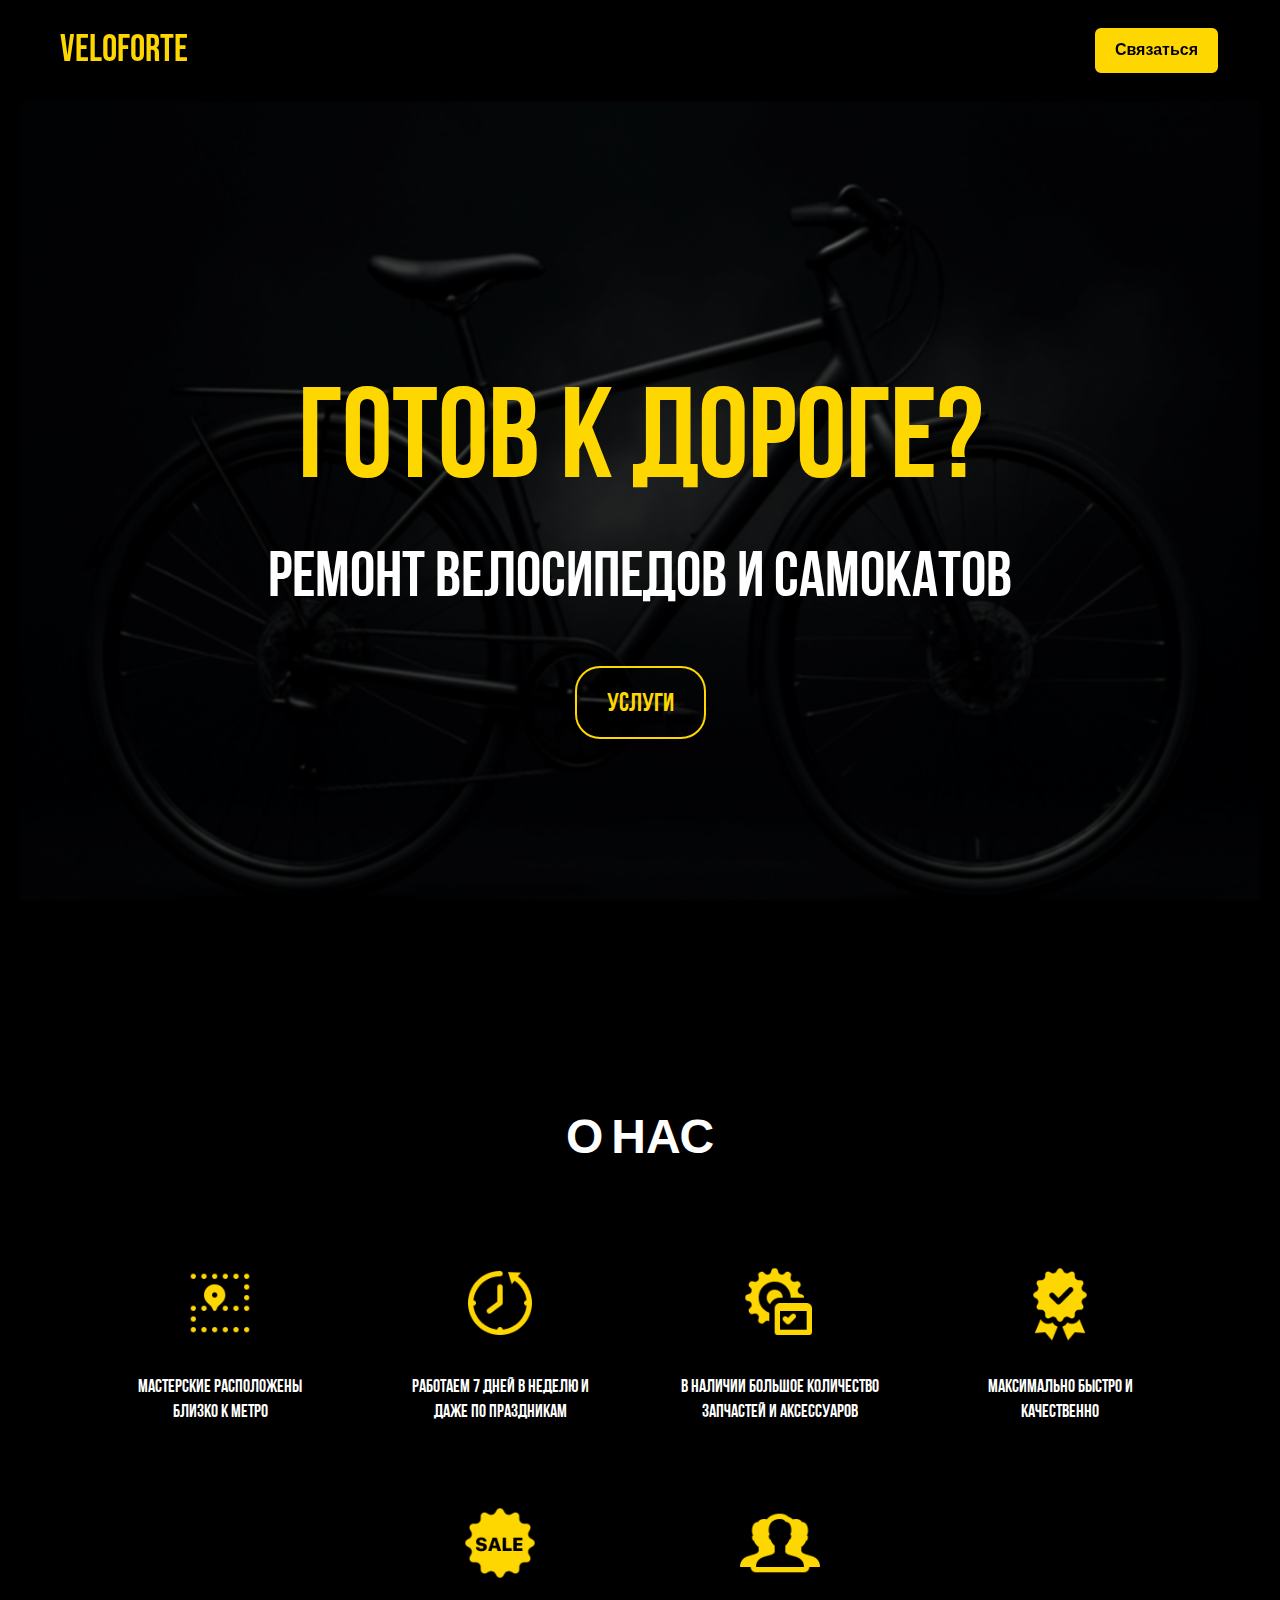
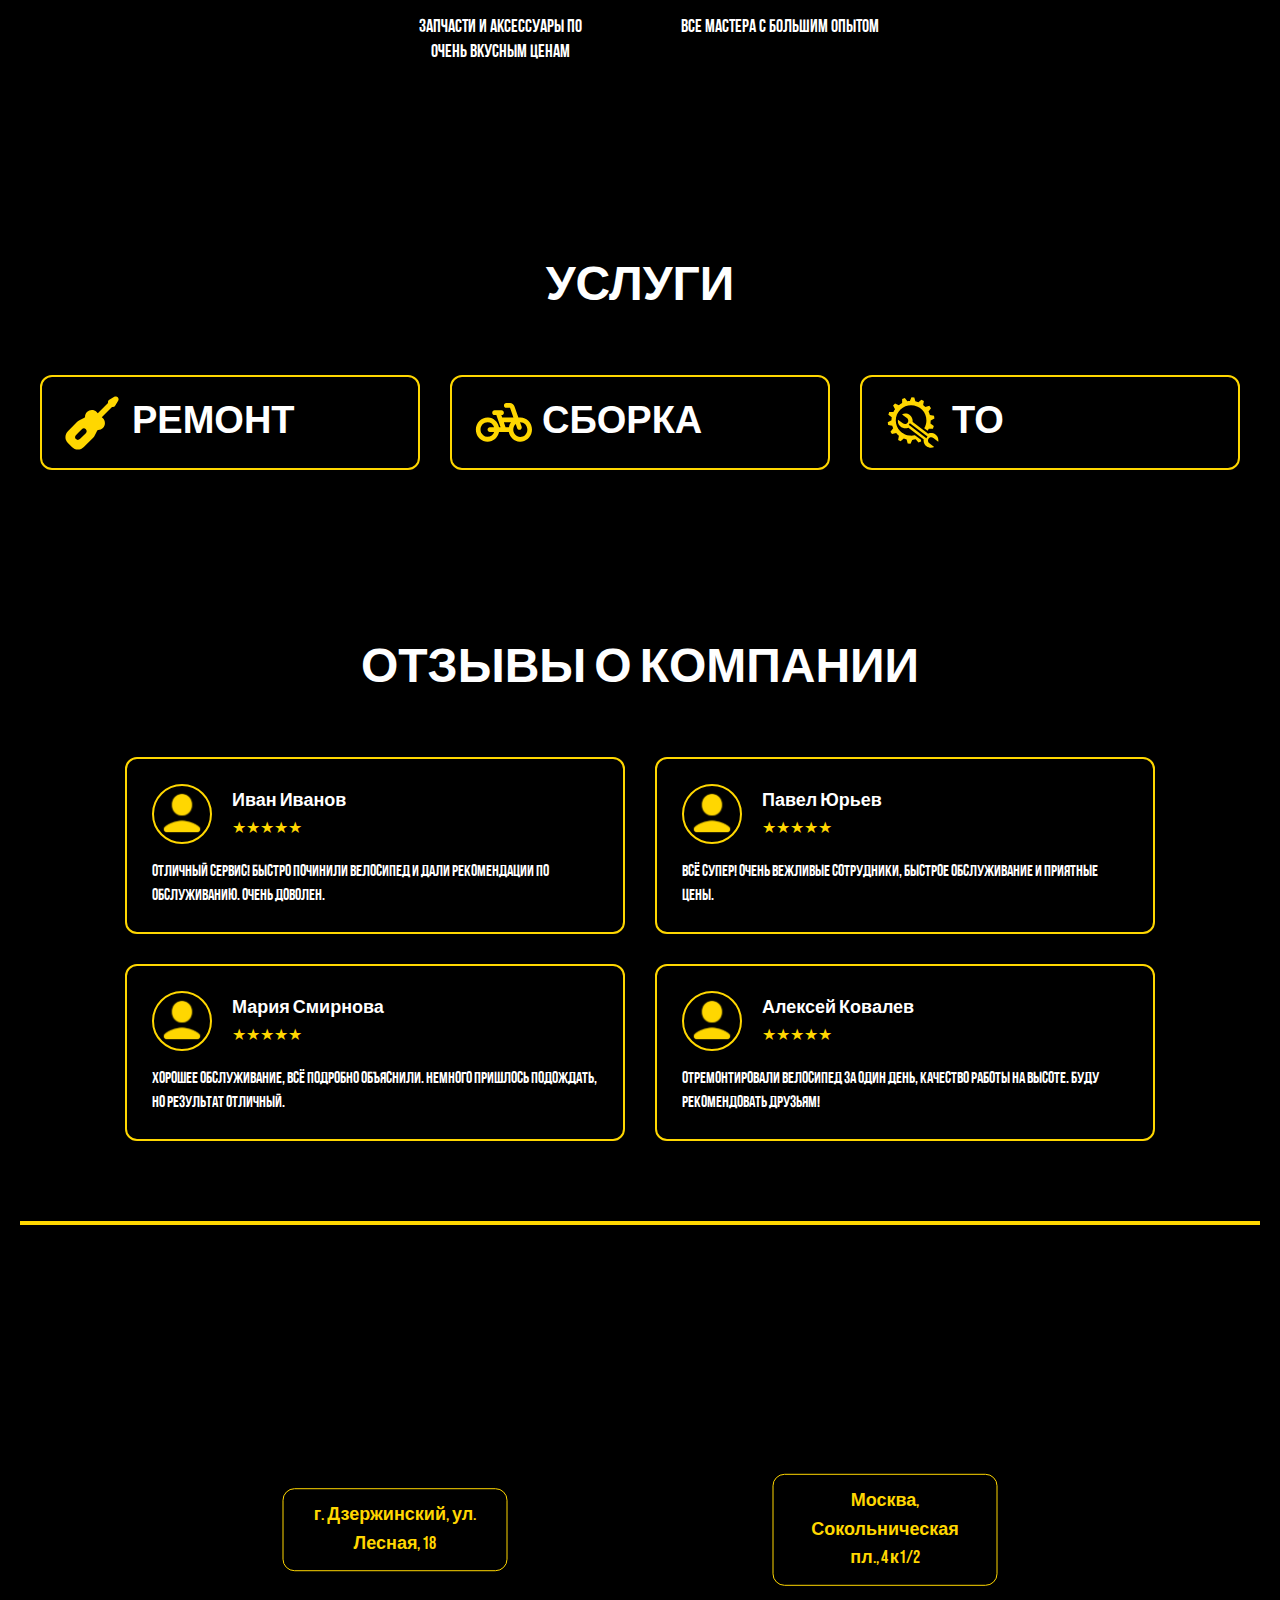
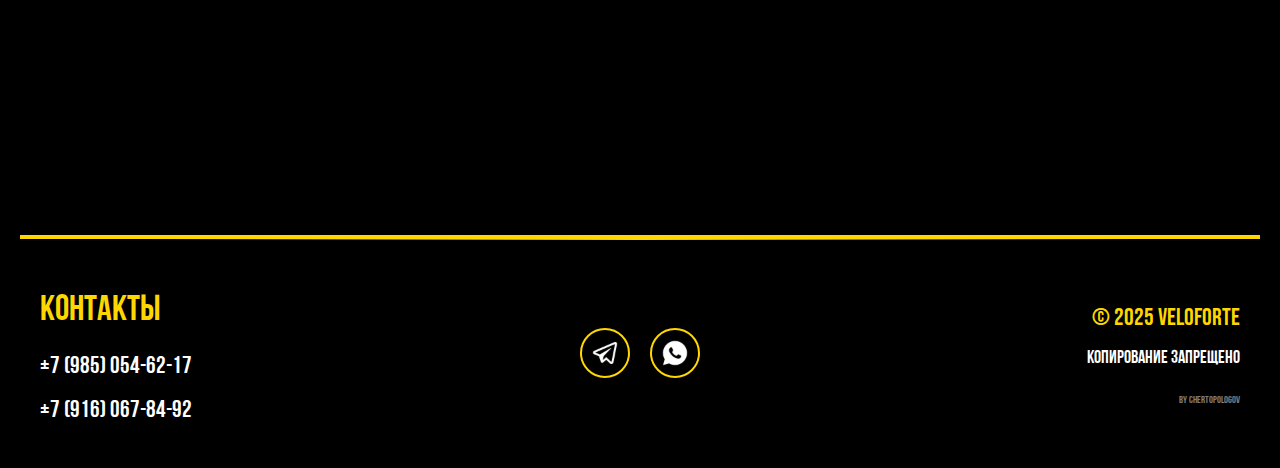
<file: veloforte/index.html>
<!DOCTYPE html>
<html lang="ru">
<head>
    <meta charset="UTF-8">
    <meta name="viewport" content="width=device-width, initial-scale=1.0">
    <meta name="description" content="Ремонт велосипедов и самокатов в Москве">
    <meta name="keywords" content="велосипеды, ремонт, самокаты, обслуживание">
    <meta http-equiv="Content-Security-Policy" content="default-src 'self'; script-src 'self' https://yandex.ru; style-src 'self' 'unsafe-inline'; img-src 'self' data: https://yandex.ru; font-src 'self'; frame-src 'self' https://yandex.ru;">
    <link rel="stylesheet" href="./style/reset.css">
    <link rel="stylesheet" href="./style/style.css">
    <link rel="icon" href="./images/favicon.ico" type="image/x-icon">
    <link rel="preload" href="./fonts/BebasNeue-Regular.ttf" as="font" type="font/ttf" crossorigin>
    <title>VeloForte - ремонт велосипедов и самокатов</title>
</head>
<body>
    <div class="container">
        <header>
            <div class="top-bar">
                <div class="logo">VeloForte</div>
                <a class="header-button" href="#contacts">Связаться</a>
            </div>
        </header>
        
        <main>
            <section class="info">
                <div class="info-content">
                    <h1>ГОТОВ К ДОРОГЕ?</h1>
                    <h2>Ремонт велосипедов и самокатов</h2>
                    <div class="nav-buttons">
                        <a href="#services" class="nav-button">Услуги</a>
                    </div>
                </div>
            </section>
            
            <section class="about">
                <div class="about-content">
                    <h2>О НАС</h2>
                    <div class="about-grid">
                        <div class="about-row">
                            <div class="about-card">
                                <img src="./images/путь.svg" alt="Локация" loading="lazy">
                                <p>Мастерские расположены близко к метро</p>
                            </div>
                            <div class="about-card">
                                <img src="./images/время.svg" alt="Часы" loading="lazy">
                                <p>Работаем 7 дней в неделю и даже по праздникам</p>
                            </div>
                            <div class="about-card">
                                <img src="./images/запчасти.svg" alt="Запчасти" loading="lazy">
                                <p>В наличии большое количество запчастей и аксессуаров</p>
                            </div>
                            <div class="about-card">
                                <img src="./images/качество.svg" alt="Качество" loading="lazy">
                                <p>Максимально быстро и качественно</p>
                            </div>
                            <div class="about-card">
                                <img src="./images/цены.svg" alt="Цены" loading="lazy">
                                <p>Запчасти и аксессуары по очень вкусным ценам</p>
                            </div>
                            <div class="about-card">
                                <img src="./images/сотрудники.svg" alt="Мастера" loading="lazy">
                                <p>Все мастера с большим опытом</p>
                            </div>
                        </div>
                    </div>
                </div>
            </section>
            
            <section id="services" class="services">
                <h2 class="section-title">УСЛУГИ</h2>
                <div class="services-row">
                    <div class="service-card">
                        <div class="service-header">
                            <img src="./images/mingcute_screwdriver-fill.svg" alt="Ремонт" loading="lazy">
                            <h3>РЕМОНТ</h3>
                        </div>
                        <div class="service-content">
                            <ul>
                                <li>Тормоза</li>
                                <li>Переключатели</li>
                                <li>Вилки</li>
                                <li>Системы</li>
                                <li>Втулки</li>
                                <li>Каретки</li>
                                <li>Цепи</li>
                                <li>Педали</li>
                                <li>Колеса</li>
                                <li>Шиномонтажные работы</li>
                                <li>Установка аксессуаров</li>
                                <li class="price">Не является публичной оффертой</li>
                            </ul>
                        </div>
                    </div>
                    <div class="service-card">
                        <div class="service-header">
                            <img src="./images/ic_round-pedal-bike.svg" alt="Сборка" loading="lazy">
                            <h3>СБОРКА</h3>
                        </div>
                        <div class="service-content">
                            <ul>
                                <li>Сборка велосипеда с протяжкой всех узлов</li>
                                <li>Протяжка колёс</li>
                                <li>Мойка цепи от консерванта и смазка</li>
                                <li>Настройка трансмиссии и тормозов</li>
                                <li>Настройка посадки, элементов управления и тормозов</li>
                                <li class="price">4000₽</li>
                                <li class="price">Не является публичной оффертой</li>
                            </ul>
                        </div>
                    </div>
                    <div class="service-card">
                        <div class="service-header">
                            <img src="./images/game-icons_auto-repair.svg" alt="Техобслуживание" loading="lazy">
                            <h3>ТО</h3>
                        </div>
                        <div class="service-content">
                            <ul>
                                <li>Общая диагностика</li>
                                <li>Мойка велосипеда</li>
                                <li>Проверка состояние трансмиссии</li>
                                <li>Настройка переключателей</li>
                                <li>Проверка состояние тормозов</li>
                                <li>Настройка тормозов</li>
                                <li>Обслуживание каретки, втулок</li>
                                <li>Мойка цепи и смазка цепи</li>
                                <li>Подкачка колес</li>
                                <li class="price">4200₽</li>
                                <li class="price">Не является публичной оффертой</li>
                            </ul>
                        </div>
                    </div>
                </div>
            </section>
            
            <button id="scrollToTop" class="scroll-top-btn" aria-label="Наверх">↑</button>
            
            <section class="reviews">
                <div class="reviews-container">
                    <h2>Отзывы о компании</h2>
                    <div class="reviews-grid">
                        <div class="reviews-column">
                            <div class="review-card">
                                <div class="review-header">
                                    <div class="avatar-frame">
                                        <img src="./images/User.svg" alt="Аватар" class="avatar" loading="lazy">
                                    </div>
                                    <div class="review-info">
                                        <div class="name">Иван Иванов</div>
                                        <div class="stars" aria-label="5 звезд">★★★★★</div>
                                    </div>
                                </div>
                                <p class="review-text">
                                    Отличный сервис! Быстро починили велосипед и дали рекомендации по обслуживанию. Очень доволен.
                                </p>
                            </div>
                            <div class="review-card">
                                <div class="review-header">
                                    <div class="avatar-frame">
                                        <img src="./images/User.svg" alt="Аватар" class="avatar" loading="lazy">
                                    </div>
                                    <div class="review-info">
                                        <div class="name">Мария Смирнова</div>
                                        <div class="stars" aria-label="5 звезд">★★★★★</div>
                                    </div>
                                </div>
                                <p class="review-text">
                                    Хорошее обслуживание, всё подробно объяснили. Немного пришлось подождать, но результат отличный.
                                </p>
                            </div>
                        </div>
                        <div class="reviews-column">
                            <div class="review-card">
                                <div class="review-header">
                                    <div class="avatar-frame">
                                        <img src="./images/User.svg" alt="Аватар" class="avatar" loading="lazy">
                                    </div>
                                    <div class="review-info">
                                        <div class="name">Павел Юрьев</div>
                                        <div class="stars" aria-label="5 звезд">★★★★★</div>
                                    </div>
                                </div>
                                <p class="review-text">
                                    Всё супер! Очень вежливые сотрудники, быстрое обслуживание и приятные цены.
                                </p>
                            </div>
                            <div class="review-card">
                                <div class="review-header">
                                    <div class="avatar-frame">
                                        <img src="./images/User.svg" alt="Аватар" class="avatar" loading="lazy">
                                    </div>
                                    <div class="review-info">
                                        <div class="name">Алексей Ковалев</div>
                                        <div class="stars" aria-label="5 звезд">★★★★★</div>
                                    </div>
                                </div>
                                <p class="review-text">
                                    Отремонтировали велосипед за один день, качество работы на высоте. Буду рекомендовать друзьям!
                                </p>
                            </div>
                        </div>
                    </div>
                </div>
            </section>
            
            <section class="map">
                <div class="map-container">
                    <a href="https://yandex.ru/maps/?pt=37.865409,55.629221&z=16" target="_blank" rel="noopener noreferrer" class="map-box">
                        <iframe src="https://yandex.ru/map-widget/v1/?pt=37.865409,55.629221&z=16" frameborder="0" allowfullscreen sandbox="allow-scripts allow-same-origin" title="Карта мастерской в Дзержинском" loading="lazy"></iframe>
                        <div class="map-address">г. Дзержинский, ул. Лесная, 18</div>
                    </a>
                    <a href="https://yandex.ru/maps/?pt=37.677661,55.789143&z=16" target="_blank" rel="noopener noreferrer" class="map-box">
                        <iframe src="https://yandex.ru/map-widget/v1/?pt=37.677661,55.789143&z=16" frameborder="0" allowfullscreen sandbox="allow-scripts allow-same-origin" title="Карта мастерской в Москве" loading="lazy"></iframe>
                        <div class="map-address">Москва, Сокольническая пл., 4 к1/2</div>
                    </a>
                </div>
            </section>
        </main>
        
        <footer>
            <div id="contacts" class="footer-container">
                <div class="footer-left">
                    <h3>Контакты</h3>
                    <div class="footer-phones">
                        <p><a href="tel:+79850546217">+7 (985) 054-62-17</a></p>
                        <p><a href="tel:+79160678492">+7 (916) 067-84-92</a></p>
                    </div>
                </div>
                <div class="footer-center">
                    <div class="footer-icons">
                        <a href="https://t.me/veloforte" target="_blank" rel="noopener noreferrer" aria-label="Telegram" class="icon-frame">
                            <img src="./images/Telegram App.svg" alt="Telegram" loading="lazy">
                        </a>
                        <a href="https://wa.me/79160678492" target="_blank" rel="noopener noreferrer" aria-label="WhatsApp" class="icon-frame">
                            <img src="./images/WhatsApp.svg" alt="WhatsApp" loading="lazy">
                        </a>
                    </div>
                </div>
                <div class="footer-right">
                    <div class="footer-copyright">
                        <p>© 2025 VeloForte</p>
                        <p>Копирование запрещено</p>
                    </div>
                    <div class="footer-author">
                        <p>by chertopologov</p>
                    </div>
                </div>
            </div>
        </footer>
    </div>
    
    <script src="./js/script.js" defer></script>
</body>
</html>
</file>
<file: veloforte/style/style.css>
/* Шрифты */
@font-face {
  font-family: 'bebas';
  src: url('../fonts/Bebas\ Neue\ Cyrillic.ttf') format('truetype');
  font-weight: normal;
  font-style: normal;
  font-display: swap;
}

@font-face {
  font-family: 'bebas';
  src: url('../fonts/BebasNeue-Regular.ttf') format('truetype');
  font-weight: bold;
  font-style: normal;
  font-display: swap;
}

/* Переменные */
:root {
  --primary-color: #000000;
  --accent-color: #FFD700;
  --text-color: #ffffff;
  --transition: 0.3s ease;
}

/* Базовые стили */
* {
  box-sizing: border-box;
  margin: 0;
  padding: 0;
}

html {
  scroll-behavior: smooth;
}

body {
  font-family: 'bebas', 'Arial', sans-serif;
  background-color: var(--primary-color);
  color: var(--text-color);
  line-height: 1.6;
  overflow-x: hidden;
}

/* Контейнер */
.container {
  max-width: 1400px;
  margin: 0 auto;
  padding: 0 20px;
}

/* Хедер */
header {
  background: rgba(0, 0, 0, 0.7);
  padding: 20px 40px;
  position: sticky;
  z-index: 999;
  top: 0;
  backdrop-filter: blur(5px);
}

.top-bar {
  display: flex;
  justify-content: space-between;
  align-items: center;
}

.logo {
  font-weight: bold;
  font-size: 38px;
  color: var(--accent-color);
}

/* Кнопки */
.header-button {
  background: var(--accent-color);
  color: var(--primary-color);
  border: 2px solid var(--primary-color);
  border-radius: 8px;
  padding: 10px 20px;
  font-weight: bold;
  cursor: pointer;
  transition: all var(--transition);
  position: relative;
  overflow: hidden;
  text-decoration: none;
  display: inline-block;
}

.header-button::after {
  content: "";
  position: absolute;
  top: 50%;
  left: 50%;
  width: 5px;
  height: 5px;
  background: rgba(255, 255, 255, 0.5);
  opacity: 0;
  border-radius: 100%;
  transform: scale(1, 1) translate(-50%);
  transform-origin: 50% 50%;
}

.header-button:hover::after {
  animation: ripple 1s ease-out;
}

.header-button:hover {
  background: var(--primary-color);
  color: var(--accent-color);
  border-color: var(--accent-color);
}

.nav-button {
  padding: 14px 30px;
  font-size: 26px;
  border: none;
  border-radius: 25px;
  background: transparent;
  border: 2px solid var(--accent-color);
  color: var(--accent-color);
  cursor: pointer;
  transition: all var(--transition);
  text-decoration: none;
  display: inline-block;
}

.nav-button:hover {
  background: var(--accent-color);
  color: var(--primary-color);
}

/* Hero секция */
.info {
  position: relative;
  height: 100vh;
  min-height: 600px;
  display: flex;
  justify-content: center;
  align-items: center;
  text-align: center;
  overflow: hidden;
}

.info::before {
  content: '';
  position: absolute;
  inset: 0;
  background: url('../images/фото\ велика.svg') center/cover no-repeat;
  filter: blur(1px) brightness(0.5);
  z-index: 1;
  background-attachment: fixed;
}

.info-content {
  position: relative;
  z-index: 2;
  padding: 20px;
}

.info h1 {
  font-size: clamp(48px, 10vw, 128px);
  color: var(--accent-color);
  margin-bottom: 20px;
  line-height: 1.1;
}

.info h2 {
  font-size: clamp(24px, 5vw, 64px);
  font-weight: 400;
  margin-bottom: 40px;
}

.nav-buttons {
  display: flex;
  gap: 20px;
  justify-content: center;
  flex-wrap: wrap;
}

/* О нас */
.about {
  background-color: var(--primary-color);
  padding: 100px 20px;
}

.about-content {
  max-width: 1200px;
  margin: 0 auto;
}

.about h2 {
  font-size: clamp(32px, 5vw, 48px);
  font-weight: bold;
  text-align: center;
  margin-bottom: 60px;
  text-transform: uppercase;
}

.about-grid {
  display: flex;
  flex-direction: column;
  gap: 40px;
}

.about-row {
  display: flex;
  justify-content: center;
  flex-wrap: wrap;
  gap: 30px;
}

.about-card {
  background-color: var(--primary-color);
  padding: 25px;
  width: 250px;
  text-align: center;
  transition: all var(--transition);
  box-shadow: 0 4px 8px rgba(0, 0, 0, 0.3);
}

.about-card:hover {
  transform: translateY(-5px);
  box-shadow: 0 8px 16px rgba(255, 215, 0, 0.3);
  background-color: #111111;
}

.about-card p {
  margin: 15px 0 0;
  font-size: 18px;
  line-height: 1.4;
}

.about-card img {
  transition: transform var(--transition);
  width: 80px;
  height: 80px;
  margin-bottom: 15px;
}

.about-card:hover img {
  transform: rotate(15deg) scale(1.1);
}

/* Услуги */
.services {
  background-color: var(--primary-color);
  padding: 60px 20px;
}

.section-title {
  font-size: clamp(32px, 5vw, 48px);
  text-align: center;
  margin-bottom: 50px;
  font-weight: 700;
  text-transform: uppercase;
}

.services-row {
  display: flex;
  justify-content: center;
  gap: 30px;
  flex-wrap: wrap;
}

.service-card {
  flex: 1 0 300px;
  min-width: 300px;
  max-width: 100%;
  transition: all 0.4s ease;
  cursor: pointer;
  border-radius: 12px;
  margin-bottom: 20px;
}

.service-card.active {
  box-shadow: 0 4px 12px rgba(245, 197, 24, 0.3);
  flex: 1 0 600px;
}

.service-header {
  background-color: var(--primary-color);
  padding: 15px 20px;
  border: 2px solid var(--accent-color);
  border-radius: 12px;
  display: flex;
  align-items: center;
  gap: 10px;
  transition: all var(--transition);
  position: relative;
  overflow: hidden;
}

.service-header::after {
  content: "";
  position: absolute;
  bottom: 0;
  left: 0;
  width: 0;
  height: 3px;
  background: var(--accent-color);
  transition: width var(--transition);
}

.service-card:hover .service-header::after {
  width: 100%;
}

.service-header h3 {
  margin: 0;
  font-size: clamp(24px, 3vw, 38px);
  font-weight: 600;
  text-transform: uppercase;
}

.service-header img {
  width: 60px;
  height: 60px;
  object-fit: contain;
}

.service-content {
  padding: 0 20px;
  max-height: 0;
  overflow: hidden;
  transition: all 0.4s ease;
  background-color: var(--primary-color);
  border-left: 2px solid var(--accent-color);
  border-right: 2px solid var(--accent-color);
  border-bottom: 2px solid var(--accent-color);
  border-bottom-left-radius: 12px;
  border-bottom-right-radius: 12px;
  margin-top: -2px;
  opacity: 0;
}

.service-card.active .service-content {
  max-height: 1000px;
  padding: 20px;
  opacity: 1;
}

.service-content ul {
  list-style: none;
  padding: 0;
  margin: 0;
}

.service-content li {
  padding: 8px 0;
  font-size: clamp(18px, 2vw, 24px);
  line-height: 1.4;
}

.service-content li:not(.price)::before {
  content: "•";
  color: var(--accent-color);
  margin-right: 10px;
}

.service-content li.price {
  font-weight: 600;
  margin-top: 15px;
  padding-top: 15px;
}

/* Отзывы */
.reviews {
  background-color: var(--primary-color);
  padding: 80px 20px;
}

.reviews-container {
  max-width: 1200px;
  margin: 0 auto;
}

.reviews h2 {
  text-align: center;
  font-size: clamp(32px, 5vw, 48px);
  font-weight: bold;
  margin-bottom: 50px;
  text-transform: uppercase;
}

.reviews-grid {
  display: flex;
  gap: 30px;
  justify-content: center;
  flex-wrap: wrap;
}

.reviews-column {
  display: flex;
  flex-direction: column;
  gap: 30px;
  flex: 1;
  min-width: 300px;
  max-width: 500px;
}

.review-card {
  background: var(--primary-color);
  border: 2px solid var(--accent-color);
  border-radius: 12px;
  padding: 25px;
  transition: all var(--transition);
}

.review-card:hover {
  transform: translateY(-5px);
  box-shadow: 0 10px 20px rgba(255, 215, 0, 0.2);
}

.review-header {
  display: flex;
  align-items: center;
  gap: 20px;
  margin-bottom: 15px;
}

.avatar-frame {
  width: 60px;
  height: 60px;
  border-radius: 50%;
  border: 2px solid var(--accent-color);
  padding: 3px;
  display: flex;
  justify-content: center;
  align-items: center;
}

.avatar {
  width: 100%;
  height: 100%;
  border-radius: 50%;
  object-fit: cover;
}

.review-info .name {
  font-weight: bold;
  font-size: 18px;
}

.review-info .stars {
  color: var(--accent-color);
  font-size: 16px;
}

.review-text {
  font-size: 16px;
  line-height: 1.5;
}

/* Карты */
.map {
  background-color: var(--primary-color);
  padding: 80px 20px;
  border-top: 4px solid var(--accent-color);
  border-bottom: 4px solid var(--accent-color);
}

.map-container {
  max-width: 1400px;
  margin: 0 auto;
  display: flex;
  justify-content: center;
  gap: 40px;
  flex-wrap: wrap;
}

.map-box {
  position: relative;
  width: 100%;
  max-width: 450px;
  height: 450px;
  border-radius: 20px;
  overflow: hidden;
  box-shadow: 0 6px 24px rgba(0, 0, 0, 0.5);
  text-decoration: none;
  transition: transform var(--transition);
}

.map-box:hover {
  transform: scale(1.02);
  box-shadow: 0 10px 30px rgba(255, 215, 0, 0.3);
}

.map-box iframe {
  width: 100%;
  height: 100%;
  border: none;
  filter: blur(2px) brightness(0.7);
  transition: filter 0.4s ease;
  pointer-events: none;
}

.map-box:hover iframe {
  filter: blur(0px) brightness(0.9);
}

.map-address {
  position: absolute;
  top: 50%;
  left: 50%;
  transform: translate(-50%, -50%);
  background: rgba(0, 0, 0, 0.8);
  padding: 12px 18px;
  border-radius: 12px;
  font-size: clamp(16px, 2vw, 18px);
  font-weight: bold;
  color: var(--accent-color);
  text-align: center;
  pointer-events: none;
  border: 1px solid var(--accent-color);
}

/* Футер */
footer {
  background-color: var(--primary-color);
  padding: 40px 20px;
  position: relative;
}

footer::before {
  content: "";
  position: absolute;
  top: 0;
  left: 50%;
  transform: translateX(-50%);
  width: 80%;
  height: 1px;
  background: linear-gradient(90deg, transparent, var(--accent-color), transparent);
}

.footer-container {
  display: flex;
  justify-content: space-between;
  align-items: center;
  max-width: 1200px;
  margin: 0 auto;
  gap: 30px;
  position: relative;
}

.footer-left {
  flex: 1;
}

.footer-left h3 {
  font-size: clamp(24px, 3vw, 36px);
  margin-bottom: 10px;
  color: var(--accent-color);
}

.footer-phones {
  display: flex;
  flex-direction: column;
  gap: 5px;
}

.footer-phones p {
  font-size: clamp(18px, 2vw, 24px);
}

.footer-phones a {
  color: var(--text-color);
  text-decoration: none;
  transition: color var(--transition);
}

.footer-phones a:hover {
  color: var(--accent-color);
}

.footer-center {
  position: absolute;
  left: 50%;
  top: 50%;
  transform: translate(-50%, -50%);
}

.footer-icons {
  display: flex;
  gap: 20px;
}

.icon-frame {
  width: 50px;
  height: 50px;
  display: flex;
  justify-content: center;
  align-items: center;
  border: 2px solid var(--accent-color);
  border-radius: 50%;
  padding: 8px;
  transition: all var(--transition);
}

.icon-frame:hover {
  background-color: rgba(255, 215, 0, 0.1);
  transform: scale(1.1);
}

.icon-frame img {
  width: 100%;
  height: 100%;
  filter: brightness(0) invert(1);
}

.footer-right {
  flex: 1;
  text-align: right;
  display: flex;
  flex-direction: column;
  justify-content: space-between;
  height: 100%;
}

.footer-copyright p:first-child {
  font-size: clamp(18px, 2vw, 24px);
  font-weight: bold;
  color: var(--accent-color);
  margin-bottom: 5px;
}

.footer-copyright p:last-child {
  font-size: clamp(14px, 1.5vw, 18px);
}

.footer-author {
  margin-top: auto;
}

.footer-author p {
  font-size: 10px;
  color: rgba(255, 255, 255, 0.5);
  margin-top: 20px;
}

/* Кнопка наверх */
.scroll-top-btn {
  position: fixed;
  bottom: 30px;
  right: 30px;
  width: 50px;
  height: 50px;
  background: var(--accent-color);
  color: var(--primary-color);
  border: 2px solid var(--primary-color);
  border-radius: 50%;
  display: flex;
  justify-content: center;
  align-items: center;
  font-size: 24px;
  z-index: 1000;
  cursor: pointer;
  opacity: 0;
  visibility: hidden;
  transition: all var(--transition);
}

.scroll-top-btn.visible {
  opacity: 1;
  visibility: visible;
}

.scroll-top-btn:hover {
  background: var(--primary-color);
  color: var(--accent-color);
  border-color: var(--accent-color);
}

/* Анимации */
@keyframes ripple {
  0% { transform: scale(0, 0); opacity: 0.5; }
  100% { transform: scale(20, 20); opacity: 0; }
}

/* Адаптация */
@media (max-width: 900px) {
  .service-card {
    width: 100%;
  }
  
  .service-card.active {
    flex: 1 0 auto;
  }
}

@media (max-width: 768px) {
  header {
    padding: 15px 20px;
  }
  
  .logo {
    font-size: 28px;
  }
  
  .header-button {
    padding: 8px 15px;
    font-size: 14px;
  }
  
  .about-row {
    flex-direction: column;
    align-items: center;
  }
  
  .about-card {
    width: 100%;
    max-width: 350px;
  }
  
  .footer-container {
    flex-direction: column;
    text-align: center;
    padding-top: 60px;
    padding-bottom: 40px;
  }

  .footer-center {
    position: static;
    transform: none;
    order: -1;
    margin: 20px 0;
  }

  .footer-right {
    text-align: center;
    width: 100%;
  }
  
  .map-box {
    height: 350px;
  }
}

@media (max-width: 480px) {
  .info h1 {
    font-size: 36px;
  }
  
  .info h2 {
    font-size: 20px;
  }
  
  .nav-buttons {
    flex-direction: column;
    align-items: center;
  }
  
  .nav-button {
    width: 100%;
    max-width: 250px;
  }
}

/* Доступность */
@media (prefers-reduced-motion: reduce) {
  * {
    animation: none !important;
    transition: none !important;
    scroll-behavior: auto !important;
  }
}

/* Скрытие элементов для скринридеров */
.sr-only {
  position: absolute;
  width: 1px;
  height: 1px;
  padding: 0;
  margin: -1px;
  overflow: hidden;
  clip: rect(0, 0, 0, 0);
  white-space: nowrap;
  border-width: 0;
}
</file>
